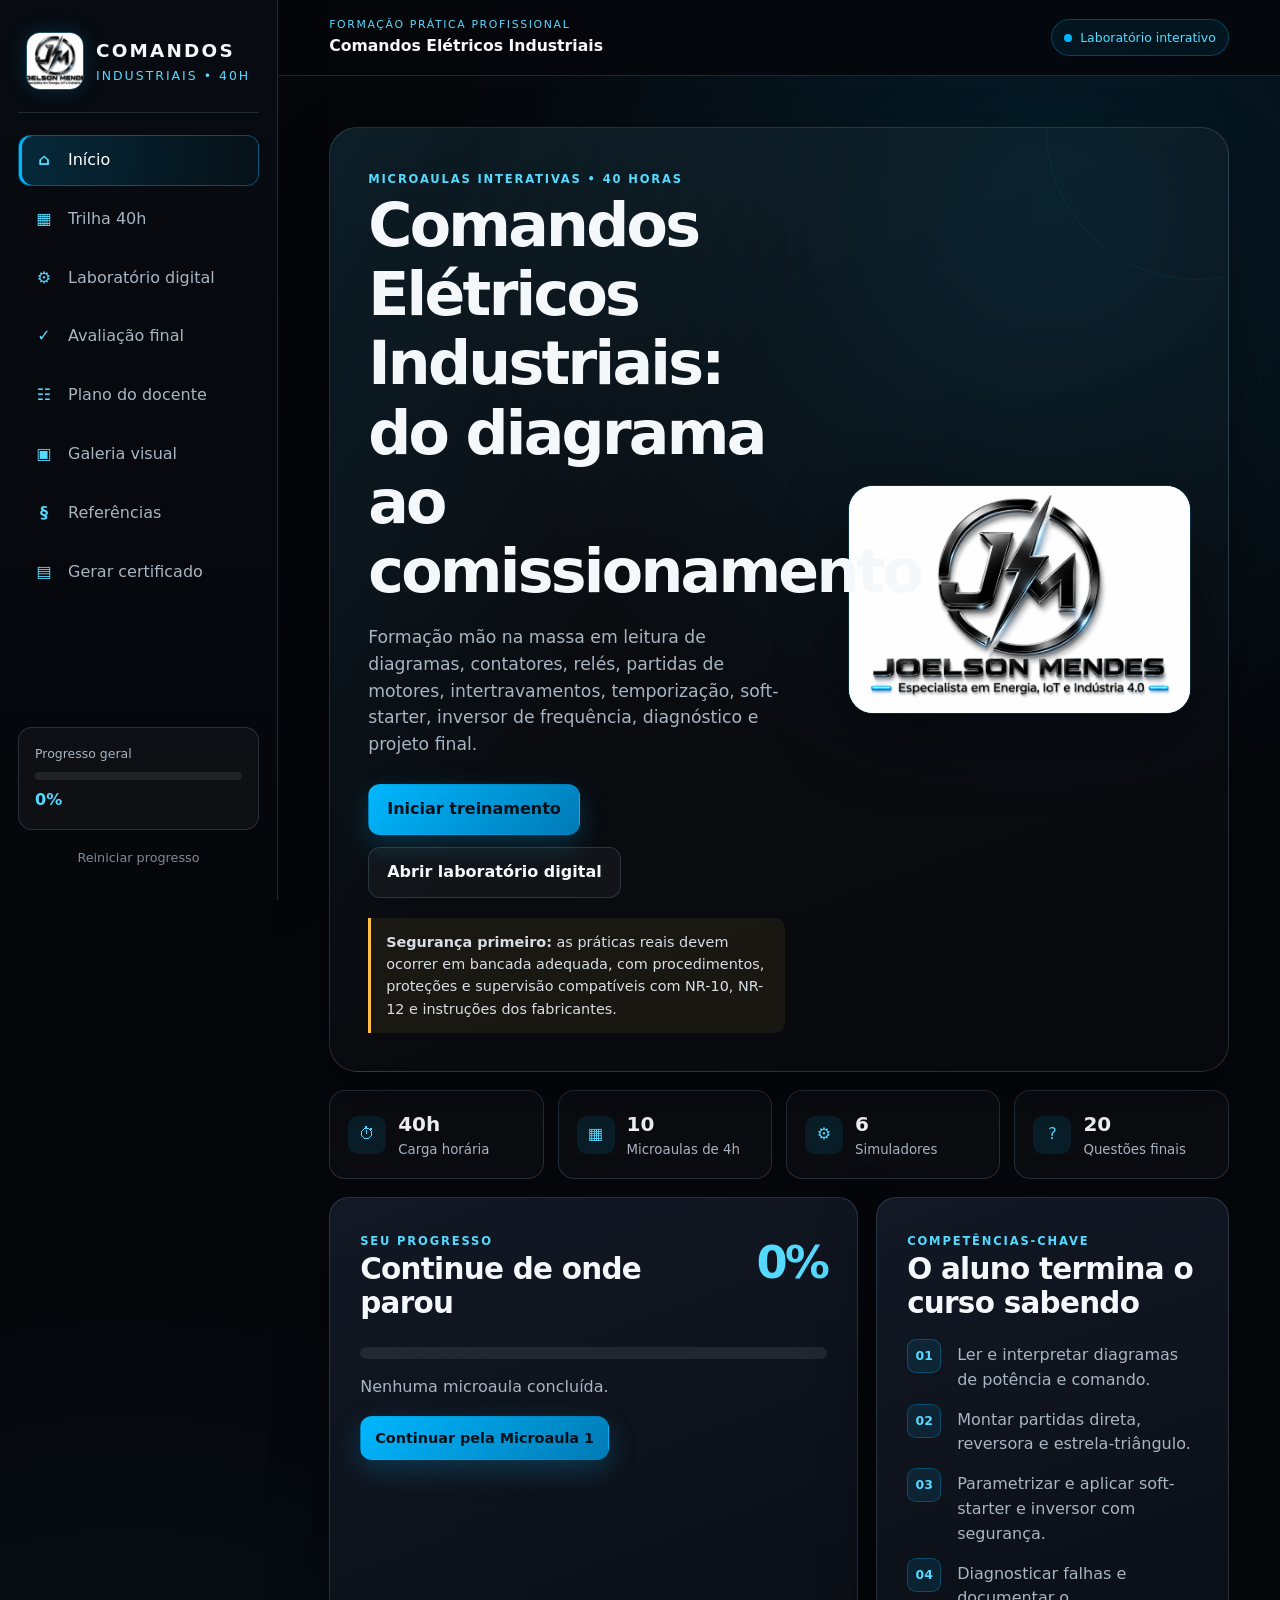
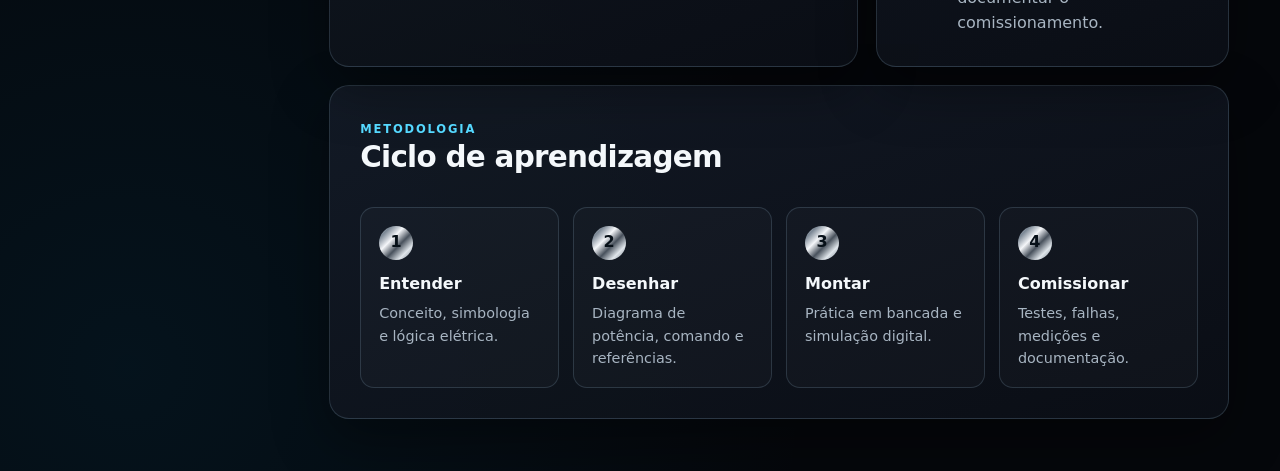
<file: index.html>
<!DOCTYPE html>
<html lang="pt-BR">
<head>
  <meta charset="UTF-8">
  <meta name="viewport" content="width=device-width, initial-scale=1.0">
  <meta name="theme-color" content="#070a0f">
  <meta name="description" content="Microaulas interativas de Comandos Elétricos Industriais — 40 horas, com partidas de motores, proteção, diagramas, soft-starter, inversor de frequência e diagnóstico.">
  <title>Comandos Elétricos Industriais 40h | Microaulas Interativas</title>
  <link rel="manifest" href="manifest.webmanifest">
  <link rel="icon" href="assets/logo-joelson.webp" type="image/webp">
  <link rel="stylesheet" href="styles.css">
</head>
<body>
<a class="skip-link" href="#conteudoPrincipal">Ir para o conteúdo</a>
<div class="app-shell">
  <aside class="sidebar" id="sidebar" aria-label="Navegação principal">
    <div class="brand-mini">
      <img src="assets/logo-joelson.webp" alt="Logomarca Joelson Mendes">
      <div><strong>COMANDOS</strong><span>Industriais • 40h</span></div>
    </div>
    <nav class="main-nav">
      <button class="nav-item active" data-view="inicio" aria-current="page"><span class="nav-icon">⌂</span><span>Início</span></button>
      <button class="nav-item" data-view="trilha"><span class="nav-icon">▦</span><span>Trilha 40h</span></button>
      <button class="nav-item" data-view="simuladores"><span class="nav-icon">⚙</span><span>Laboratório digital</span></button>
      <button class="nav-item" data-view="avaliacao"><span class="nav-icon">✓</span><span>Avaliação final</span></button>
      <button class="nav-item" data-view="plano"><span class="nav-icon">☷</span><span>Plano do docente</span></button>
      <button class="nav-item" data-view="galeria"><span class="nav-icon">▣</span><span>Galeria visual</span></button>
      <button class="nav-item" data-view="referencias"><span class="nav-icon">§</span><span>Referências</span></button>
      <a class="nav-item" href="certificado.html"><span class="nav-icon">▤</span><span>Gerar certificado</span></a>
    </nav>
    <div class="sidebar-status"><span>Progresso geral</span><div class="progress-track"><div class="progress-fill" id="sidebarProgress"></div></div><strong id="sidebarProgressText">0%</strong></div>
    <button class="sidebar-reset" id="resetProgress">Reiniciar progresso</button>
  </aside>

  <div class="main-area">
    <header class="topbar">
      <button class="menu-toggle" id="menuToggle" aria-label="Abrir ou fechar menu" aria-expanded="false">☰</button>
      <div class="topbar-title"><span>Formação prática profissional</span><strong>Comandos Elétricos Industriais</strong></div>
      <div class="status-pill"><span class="pulse-dot"></span>Laboratório interativo</div>
    </header>

    <main id="conteudoPrincipal" tabindex="-1">
      <section class="view active" id="view-inicio">
        <div class="hero">
          <div class="hero-copy">
            <span class="eyebrow">MICROAULAS INTERATIVAS • 40 HORAS</span>
            <h1>Comandos Elétricos Industriais: do diagrama ao comissionamento</h1>
            <p>Formação mão na massa em leitura de diagramas, contatores, relés, partidas de motores, intertravamentos, temporização, soft-starter, inversor de frequência, diagnóstico e projeto final.</p>
            <div class="hero-actions"><button class="btn btn-primary" data-go="trilha">Iniciar treinamento</button><button class="btn btn-secondary" data-go="simuladores">Abrir laboratório digital</button></div>
            <div class="legal-alert"><strong>Segurança primeiro:</strong> as práticas reais devem ocorrer em bancada adequada, com procedimentos, proteções e supervisão compatíveis com NR-10, NR-12 e instruções dos fabricantes.</div>
          </div>
          <div class="hero-logo-card"><img src="assets/logo-joelson.webp" alt="Joelson Mendes — Especialista em Energia, IoT e Indústria 4.0"><div class="logo-shine"></div></div>
        </div>

        <div class="stats-grid">
          <article class="stat-card"><span class="stat-icon">⏱</span><strong>40h</strong><small>Carga horária</small></article>
          <article class="stat-card"><span class="stat-icon">▦</span><strong>10</strong><small>Microaulas de 4h</small></article>
          <article class="stat-card"><span class="stat-icon">⚙</span><strong>6</strong><small>Simuladores</small></article>
          <article class="stat-card"><span class="stat-icon">?</span><strong>20</strong><small>Questões finais</small></article>
        </div>

        <div class="dashboard-grid">
          <article class="panel course-progress-card">
            <div class="panel-heading"><div><span class="eyebrow">SEU PROGRESSO</span><h2>Continue de onde parou</h2></div><strong class="big-percent" id="mainProgressText">0%</strong></div>
            <div class="progress-track large"><div class="progress-fill" id="mainProgress"></div></div>
            <p id="progressMessage">Nenhuma microaula concluída.</p>
            <button class="btn btn-primary compact" id="continueCourse">Começar pela Microaula 1</button>
          </article>
          <article class="panel regulation-card">
            <span class="eyebrow">COMPETÊNCIAS-CHAVE</span><h2>O aluno termina o curso sabendo</h2>
            <div class="feature-list">
              <div><span>01</span><p>Ler e interpretar diagramas de potência e comando.</p></div>
              <div><span>02</span><p>Montar partidas direta, reversora e estrela-triângulo.</p></div>
              <div><span>03</span><p>Parametrizar e aplicar soft-starter e inversor com segurança.</p></div>
              <div><span>04</span><p>Diagnosticar falhas e documentar o comissionamento.</p></div>
            </div>
          </article>
        </div>

        <section class="panel methodology-panel">
          <div class="panel-heading"><div><span class="eyebrow">METODOLOGIA</span><h2>Ciclo de aprendizagem</h2></div></div>
          <div class="method-grid">
            <div class="method-card"><span>1</span><strong>Entender</strong><p>Conceito, simbologia e lógica elétrica.</p></div>
            <div class="method-card"><span>2</span><strong>Desenhar</strong><p>Diagrama de potência, comando e referências.</p></div>
            <div class="method-card"><span>3</span><strong>Montar</strong><p>Prática em bancada e simulação digital.</p></div>
            <div class="method-card"><span>4</span><strong>Comissionar</strong><p>Testes, falhas, medições e documentação.</p></div>
          </div>
        </section>
      </section>

      <section class="view" id="view-trilha">
        <div class="section-header"><div><span class="eyebrow">TRILHA FORMATIVA</span><h1>10 microaulas • 4 horas cada</h1><p>Teoria aplicada, prática em bancada, estudo de caso e quiz.</p></div><div class="hours-badge"><strong id="hoursCompleted">0</strong><span>de 40h concluídas</span></div></div>
        <div class="module-grid" id="moduleGrid"></div>
      </section>

      <section class="view" id="view-modulo"><button class="back-link" data-go="trilha">← Voltar para a trilha</button><div id="moduleContent"></div></section>

      <section class="view" id="view-simuladores">
        <div class="section-header"><div><span class="eyebrow">LABORATÓRIO DIGITAL</span><h1>Simuladores de comandos</h1><p>Treine a lógica antes da montagem física. Os modelos são didáticos e não substituem dados de catálogo e ensaios reais.</p></div></div>
        <div class="simulator-tabs" role="tablist">
          <button class="sim-tab active" data-sim="selo">Partida direta</button>
          <button class="sim-tab" data-sim="reversao">Reversão</button>
          <button class="sim-tab" data-sim="estrela">Estrela-triângulo</button>
          <button class="sim-tab" data-sim="sobrecarga">Relé térmico</button>
          <button class="sim-tab" data-sim="inversor">Inversor</button>
          <button class="sim-tab" data-sim="diagnostico">Diagnóstico</button>
        </div>
        <div class="simulator-stage">
          <article class="sim-panel active" id="sim-selo">
            <div class="sim-header"><div><span class="eyebrow">LÓGICA DE SELO</span><h2>Partida direta com retenção</h2></div><span class="sim-tag">S0 • S1 • KM1</span></div>
            <div class="diagram-stage">
              <div class="ladder"><div class="rail"><div class="rung"><span class="contact on" id="seloStop">S0 NF</span><span class="contact" id="seloStart">S1 NA</span><span class="coil" id="seloCoil">KM1</span></div><div class="rung"><span class="contact on">S0 NF</span><span class="contact" id="seloAux">KM1 13-14</span><span class="coil" id="seloMotor">MOTOR</span></div></div></div>
              <div class="control-row"><button class="btn btn-primary" id="btnStart">START S1</button><button class="btn btn-secondary" id="btnStop">STOP S0</button><button class="btn" id="btnResetSelo">Reset</button></div>
              <div class="status-lamps"><span class="lamp"><i id="lampKm1"></i>KM1</span><span class="lamp"><i id="lampMotor"></i>Motor</span></div>
              <p class="mini-note">Ao pressionar START, KM1 fecha o contato auxiliar 13-14 e mantém a bobina energizada mesmo após soltar S1. STOP abre o circuito de comando.</p>
            </div>
          </article>

          <article class="sim-panel" id="sim-reversao">
            <div class="sim-header"><div><span class="eyebrow">INTERTRAVAMENTO</span><h2>Partida reversora</h2></div><span class="sim-tag">KM1 ↔ KM2</span></div>
            <div class="diagram-stage">
              <div class="control-row"><button class="btn btn-primary" id="btnForward">Sentido horário</button><button class="btn btn-primary" id="btnReverse">Sentido anti-horário</button><button class="btn btn-secondary" id="btnRevStop">Parar</button></div>
              <div class="status-lamps"><span class="lamp"><i id="lampFwd"></i>KM1 horário</span><span class="lamp"><i id="lampRev"></i>KM2 anti-horário</span><span class="lamp"><i id="lampBlock"></i>Intertravamento</span></div>
              <div class="result-box"><strong id="revStatus">Motor parado.</strong><span id="revHint">O intertravamento impede KM1 e KM2 simultâneos.</span></div>
            </div>
          </article>

          <article class="sim-panel" id="sim-estrela">
            <div class="sim-header"><div><span class="eyebrow">SEQUÊNCIA TEMPORIZADA</span><h2>Partida estrela-triângulo</h2></div><span class="sim-tag">KM1 • KM2 • KM3</span></div>
            <div class="diagram-stage">
              <label for="starTime">Tempo didático em estrela (s)</label><input type="range" id="starTime" min="2" max="10" value="5"><div class="sim-readout"><span id="starTimeOut">5</span> s</div>
              <div class="sequence"><span id="seq0">Parado</span><span id="seq1">KM1 + KM estrela</span><span id="seq2">Transição</span><span id="seq3">KM1 + KM triângulo</span></div>
              <div class="control-row"><button class="btn btn-primary" id="btnStarStart">Iniciar sequência</button><button class="btn btn-secondary" id="btnStarStop">Parar</button></div>
              <div class="status-lamps"><span class="lamp"><i id="lampMain"></i>KM principal</span><span class="lamp"><i id="lampStar"></i>KM estrela</span><span class="lamp"><i id="lampDelta"></i>KM triângulo</span></div>
            </div>
          </article>

          <article class="sim-panel" id="sim-sobrecarga">
            <div class="sim-header"><div><span class="eyebrow">PROTEÇÃO DO MOTOR</span><h2>Ajuste didático do relé de sobrecarga</h2></div><span class="sim-tag">I motor × ajuste</span></div>
            <div class="sim-grid-two">
              <div class="form-card"><label>Corrente nominal do motor (A)</label><input type="number" id="motorIn" value="12.5" min="0.1" step="0.1"><label>Ajuste do relé (A)</label><input type="number" id="relaySet" value="12.5" min="0.1" step="0.1"><label>Corrente medida (A)</label><input type="number" id="motorCurrent" value="11.8" min="0" step="0.1"><button class="btn btn-primary" id="btnRelayCalc">Analisar</button></div>
              <div class="result-box"><strong id="relayResult">Dentro da faixa didática.</strong><span id="relayDetail">Insira os valores e analise.</span></div>
            </div><p class="mini-note">Simulação conceitual. Curvas de disparo e critérios de ajuste dependem do relé, classe, regime do motor e dados do fabricante.</p>
          </article>

          <article class="sim-panel" id="sim-inversor">
            <div class="sim-header"><div><span class="eyebrow">VELOCIDADE</span><h2>Frequência, polos e rotação</h2></div><span class="sim-tag">ns = 120f / p</span></div>
            <div class="sim-grid-two"><div class="form-card"><label>Frequência (Hz)</label><input id="vfdHz" type="range" min="5" max="60" value="50"><div class="sim-readout"><span id="vfdHzOut">50</span> Hz</div><label>Número de polos</label><select id="vfdPoles"><option>2</option><option selected>4</option><option>6</option><option>8</option></select><label>Escorregamento estimado (%)</label><input id="vfdSlip" type="number" min="0" max="15" step="0.1" value="3"></div><div class="result-box"><strong id="rpmSync">1500 rpm síncronos</strong><span id="rpmReal">≈ 1455 rpm estimados no eixo</span></div></div>
          </article>

          <article class="sim-panel" id="sim-diagnostico">
            <div class="sim-header"><div><span class="eyebrow">CAÇA-FALHAS</span><h2>Diagnóstico orientado</h2></div><span class="sim-tag">Medição + lógica</span></div>
            <div class="fault-card"><strong id="faultTitle">Cenário</strong><p id="faultText"></p><div class="fault-options" id="faultOptions"></div><div class="result-box" id="faultFeedback" hidden></div><button class="btn" id="nextFault">Novo cenário</button></div>
          </article>
        </div>
      </section>

      <section class="view" id="view-avaliacao"><div class="section-header"><div><span class="eyebrow">AVALIAÇÃO FINAL</span><h1>20 questões</h1><p>Resultado gravado no navegador. Meta recomendada: 70% de aproveitamento.</p></div></div><div id="finalAssessment"></div></section>

      <section class="view" id="view-plano">
        <div class="section-header"><div><span class="eyebrow">PLANO DO DOCENTE</span><h1>Distribuição das 40 horas + módulo bônus</h1><p>Proposta pronta para uso em laboratório, com progressão do básico ao projeto final e conteúdo extra de segurança funcional.</p></div></div>
        <div class="panel"><div class="project-deliverable"><div><strong>24h</strong><p>Fundamentos, componentes, diagramas e partidas clássicas.</p></div><div><strong>8h</strong><p>Soft-starter, inversor e sensores.</p></div><div><strong>4h</strong><p>Diagnóstico e manutenção.</p></div><div><strong>4h</strong><p>Projeto, montagem e comissionamento final.</p></div></div></div>
        <div class="panel" id="teacherPlan"></div>
      </section>



      <section class="view" id="view-galeria">
        <div class="section-header"><div><span class="eyebrow">BIBLIOTECA VISUAL</span><h1>Imagens didáticas em WebP</h1><p>Material visual para fixação de componentes, cores, numeração, ligações de motores e segurança funcional.</p></div></div>
        <div class="panel"><div class="legal-alert"><strong>Novo na V3:</strong> agora a formação inclui relé de segurança, botão de emergência, circuito em dois canais, EDM/feedback, intertravamento de porta e fluxo de operação segura.</div><div class="gallery-grid" id="galleryGrid"></div></div>
      </section>

      <section class="view" id="view-referencias">
        <div class="section-header"><div><span class="eyebrow">REFERÊNCIAS DE APOIO</span><h1>Base técnica recomendada</h1><p>Use sempre a edição vigente e o manual específico do equipamento utilizado.</p></div></div>
        <div class="panel"><div class="feature-list">
          <div><span>01</span><p>NR-10 — Segurança em Instalações e Serviços em Eletricidade.</p></div>
          <div><span>02</span><p>NR-12 — Segurança no Trabalho em Máquinas e Equipamentos.</p></div>
          <div><span>03</span><p>ABNT NBR IEC 60204-1 — equipamento elétrico de máquinas.</p></div>
          <div><span>04</span><p>Série ABNT NBR IEC 60947 — dispositivos de manobra e proteção de baixa tensão.</p></div>
          <div><span>05</span><p>IEC 60617 — símbolos gráficos para diagramas.</p></div>
          <div><span>06</span><p>Manuais WEG, Siemens, Schneider Electric, ABB e demais fabricantes utilizados na bancada.</p></div>
        </div><div class="legal-alert"><strong>Nota:</strong> o material é didático. Para projeto, instalação, parametrização e comissionamento reais, confirme normas, dados de placa e documentação atual do fabricante.</div></div>
      </section>
    </main>
  </div>
</div>
<script src="app.js"></script>
</body>
</html>
</file>
<file: styles.css>
:root {
  --bg: #05070b;
  --bg-soft: #0a0e15;
  --panel: rgba(17, 23, 33, 0.88);
  --panel-strong: #111721;
  --panel-light: #171f2c;
  --line: rgba(163, 198, 224, 0.18);
  --text: #f4f8fb;
  --muted: #a8b5c2;
  --accent: #00b7ff;
  --accent-2: #55d9ff;
  --accent-dark: #007bb4;
  --success: #33d17a;
  --warning: #ffbf47;
  --danger: #ff5d6c;
  --metal: linear-gradient(135deg, #e6edf2 0%, #7b8794 18%, #f5f7fa 38%, #48515c 58%, #dfe5ea 78%, #737f8b 100%);
  --shadow: 0 20px 55px rgba(0, 0, 0, 0.38);
  --radius: 20px;
  --radius-sm: 12px;
  --sidebar: 278px;
}

* { box-sizing: border-box; }
html { scroll-behavior: smooth; }
body {
  margin: 0;
  min-height: 100vh;
  background:
    radial-gradient(circle at 82% 10%, rgba(0, 183, 255, 0.12), transparent 28%),
    radial-gradient(circle at 10% 95%, rgba(0, 123, 180, 0.10), transparent 30%),
    var(--bg);
  color: var(--text);
  font-family: Inter, ui-sans-serif, system-ui, -apple-system, BlinkMacSystemFont, "Segoe UI", sans-serif;
  line-height: 1.55;
}
button, input, select, textarea { font: inherit; }
button { color: inherit; }
a { color: inherit; }
img { max-width: 100%; display: block; }

.skip-link {
  position: fixed;
  left: 12px;
  top: -80px;
  padding: 10px 14px;
  background: #fff;
  color: #000;
  z-index: 999;
  border-radius: 8px;
}
.skip-link:focus { top: 12px; }

.app-shell { display: grid; grid-template-columns: var(--sidebar) 1fr; min-height: 100vh; }
.sidebar {
  position: fixed;
  inset: 0 auto 0 0;
  width: var(--sidebar);
  padding: 24px 18px;
  background: linear-gradient(180deg, rgba(8, 11, 17, 0.98), rgba(5, 7, 11, 0.98));
  border-right: 1px solid var(--line);
  display: flex;
  flex-direction: column;
  z-index: 30;
  box-shadow: 14px 0 40px rgba(0,0,0,.18);
}
.brand-mini {
  display: flex;
  gap: 12px;
  align-items: center;
  padding: 8px 8px 22px;
  border-bottom: 1px solid var(--line);
}
.brand-mini img {
  width: 58px;
  height: 58px;
  object-fit: cover;
  object-position: center 38%;
  border-radius: 14px;
  border: 1px solid rgba(85,217,255,.35);
  box-shadow: 0 0 22px rgba(0,183,255,.18);
}
.brand-mini strong { display: block; font-size: 1.15rem; letter-spacing: .12em; }
.brand-mini span { display: block; color: var(--accent-2); font-size: .78rem; text-transform: uppercase; letter-spacing: .16em; }

.main-nav { display: grid; gap: 8px; margin-top: 22px; }
.nav-item {
  display: flex;
  align-items: center;
  gap: 12px;
  width: 100%;
  border: 1px solid transparent;
  background: transparent;
  padding: 12px 13px;
  border-radius: 12px;
  color: var(--muted);
  cursor: pointer;
  text-align: left;
  transition: .2s ease;
  text-decoration: none;
}
.nav-item:hover { color: var(--text); background: rgba(255,255,255,.035); border-color: var(--line); }
.nav-item.active {
  color: #fff;
  background: linear-gradient(90deg, rgba(0,183,255,.18), rgba(0,183,255,.04));
  border-color: rgba(0,183,255,.36);
  box-shadow: inset 3px 0 0 var(--accent);
}
.nav-icon { width: 24px; text-align: center; color: var(--accent-2); font-weight: 800; }

.sidebar-status {
  margin-top: auto;
  padding: 16px;
  background: rgba(255,255,255,.035);
  border: 1px solid var(--line);
  border-radius: 14px;
}
.sidebar-status > span { display: block; color: var(--muted); font-size: .78rem; margin-bottom: 9px; }
.sidebar-status strong { display: block; margin-top: 8px; color: var(--accent-2); }
.sidebar-reset {
  margin-top: 10px;
  border: 0;
  background: transparent;
  color: #7f8a96;
  font-size: .8rem;
  cursor: pointer;
  padding: 8px;
}
.sidebar-reset:hover { color: var(--danger); }

.main-area { grid-column: 2; min-width: 0; }
.topbar {
  position: sticky;
  top: 0;
  z-index: 20;
  min-height: 76px;
  display: flex;
  align-items: center;
  gap: 16px;
  padding: 12px clamp(20px, 4vw, 56px);
  background: rgba(5,7,11,.83);
  border-bottom: 1px solid var(--line);
  backdrop-filter: blur(18px);
}
.menu-toggle { display: none; border: 1px solid var(--line); background: var(--panel); width: 42px; height: 42px; border-radius: 10px; cursor: pointer; }
.topbar-title { min-width: 0; }
.topbar-title span { display: block; color: var(--accent-2); text-transform: uppercase; font-size: .68rem; letter-spacing: .15em; }
.topbar-title strong { display: block; white-space: nowrap; overflow: hidden; text-overflow: ellipsis; font-size: .98rem; }
.status-pill {
  margin-left: auto;
  display: inline-flex;
  align-items: center;
  gap: 8px;
  border: 1px solid rgba(0,183,255,.30);
  background: rgba(0,183,255,.08);
  padding: 8px 12px;
  border-radius: 999px;
  font-size: .78rem;
  color: var(--accent-2);
}
.pulse-dot { width: 8px; height: 8px; border-radius: 50%; background: var(--accent); box-shadow: 0 0 0 0 rgba(0,183,255,.5); animation: pulse 2s infinite; }
@keyframes pulse { 70% { box-shadow: 0 0 0 9px rgba(0,183,255,0); } 100% { box-shadow: 0 0 0 0 rgba(0,183,255,0); } }

main { padding: clamp(24px, 4vw, 54px); min-height: calc(100vh - 140px); }
.view { display: none; animation: fade .25s ease; }
.view.active { display: block; }
@keyframes fade { from { opacity: 0; transform: translateY(5px); } to { opacity: 1; transform: none; } }

.eyebrow { color: var(--accent-2); font-size: .72rem; letter-spacing: .16em; text-transform: uppercase; font-weight: 800; }
h1, h2, h3 { line-height: 1.15; margin-top: 0; }
h1 { font-size: clamp(2rem, 4.7vw, 4.5rem); letter-spacing: -.045em; margin-bottom: 18px; }
h2 { font-size: clamp(1.35rem, 2.3vw, 2rem); letter-spacing: -.025em; margin-bottom: 12px; }
h3 { font-size: 1.08rem; }
p { color: var(--muted); }

.hero {
  display: grid;
  grid-template-columns: minmax(0, 1.1fr) minmax(340px, .9fr);
  gap: clamp(30px, 5vw, 72px);
  align-items: center;
  padding: clamp(24px, 3vw, 38px);
  border: 1px solid var(--line);
  border-radius: 28px;
  background:
    linear-gradient(120deg, rgba(0,183,255,.09), transparent 38%),
    linear-gradient(160deg, rgba(255,255,255,.035), rgba(255,255,255,.012));
  box-shadow: var(--shadow);
  overflow: hidden;
  position: relative;
}
.hero:before {
  content: "";
  position: absolute;
  width: 300px;
  height: 300px;
  border: 1px solid rgba(0,183,255,.08);
  border-radius: 50%;
  right: -120px;
  top: -150px;
}
.hero-copy { position: relative; z-index: 1; }
.hero-copy p { font-size: 1.08rem; max-width: 720px; }
.hero-actions { display: flex; flex-wrap: wrap; gap: 12px; margin: 26px 0 20px; }
.btn {
  border: 1px solid transparent;
  border-radius: 12px;
  padding: 12px 18px;
  font-weight: 800;
  cursor: pointer;
  transition: .2s ease;
}
.btn:hover { transform: translateY(-1px); }
.btn-primary { background: linear-gradient(135deg, var(--accent), #007ab5); color: #001019; box-shadow: 0 10px 28px rgba(0,183,255,.22); }
.btn-primary:hover { box-shadow: 0 12px 34px rgba(0,183,255,.32); }
.btn-secondary { background: rgba(255,255,255,.04); border-color: var(--line); color: var(--text); }
.btn-secondary:hover { border-color: rgba(0,183,255,.45); background: rgba(0,183,255,.07); }
.btn.compact { padding: 10px 14px; font-size: .9rem; }
.legal-alert {
  padding: 13px 15px;
  border-left: 3px solid var(--warning);
  background: rgba(255,191,71,.07);
  color: #d8dee5;
  border-radius: 0 10px 10px 0;
  font-size: .9rem;
}
.hero-logo-card {
  position: relative;
  background: #fff;
  border-radius: 24px;
  overflow: hidden;
  box-shadow: 0 22px 70px rgba(0,0,0,.45), 0 0 0 1px rgba(0,183,255,.22);
}
.hero-logo-card img { width: 100%; aspect-ratio: 3/2; object-fit: cover; }
.logo-shine { position: absolute; inset: -70% auto -70% -40%; width: 20%; background: rgba(255,255,255,.35); transform: rotate(20deg); filter: blur(12px); animation: shine 5s ease-in-out infinite; }
@keyframes shine { 0%,55% { left:-40%; } 100% { left:130%; } }

.stats-grid { display: grid; grid-template-columns: repeat(4, 1fr); gap: 14px; margin: 18px 0; }
.stat-card {
  display: grid;
  grid-template-columns: auto 1fr;
  grid-template-rows: auto auto;
  column-gap: 12px;
  padding: 18px;
  border-radius: 16px;
  border: 1px solid var(--line);
  background: rgba(255,255,255,.025);
}
.stat-icon { grid-row: 1 / 3; align-self: center; display: grid; place-items: center; width: 38px; height: 38px; border-radius: 10px; background: rgba(0,183,255,.1); color: var(--accent-2); }
.stat-card strong { font-size: 1.25rem; }
.stat-card small { color: var(--muted); }

.dashboard-grid { display: grid; grid-template-columns: 1.2fr .8fr; gap: 18px; margin-top: 18px; }
.panel {
  border: 1px solid var(--line);
  border-radius: var(--radius);
  background: linear-gradient(160deg, rgba(20,27,39,.9), rgba(11,15,22,.9));
  box-shadow: var(--shadow);
  padding: clamp(20px, 3vw, 30px);
}
.panel-heading { display: flex; justify-content: space-between; align-items: flex-start; gap: 20px; }
.big-percent { font-size: 2.8rem; color: var(--accent-2); letter-spacing: -.06em; }
.progress-track { height: 8px; background: rgba(255,255,255,.08); border-radius: 999px; overflow: hidden; }
.progress-track.large { height: 12px; margin: 14px 0; }
.progress-fill { height: 100%; width: 0; background: linear-gradient(90deg, var(--accent-dark), var(--accent-2)); border-radius: inherit; transition: width .35s ease; }
.feature-list { display: grid; gap: 11px; margin-top: 18px; }
.feature-list > div { display: grid; grid-template-columns: 38px 1fr; align-items: start; gap: 12px; }
.feature-list span { width: 34px; height: 34px; border-radius: 9px; display: grid; place-items: center; background: rgba(0,183,255,.1); border: 1px solid rgba(0,183,255,.28); color: var(--accent-2); font-weight: 900; font-size: .78rem; }
.feature-list p { margin: 4px 0 0; }
.methodology-panel { margin-top: 18px; }
.method-grid { display: grid; grid-template-columns: repeat(4, 1fr); gap: 14px; margin-top: 20px; }
.method-card { padding: 18px; border: 1px solid var(--line); background: rgba(255,255,255,.025); border-radius: 14px; }
.method-card > span { display: grid; place-items: center; width: 34px; height: 34px; border-radius: 50%; background: var(--metal); color: #071018; font-weight: 900; margin-bottom: 12px; }
.method-card strong { display: block; margin-bottom: 6px; }
.method-card p { margin: 0; font-size: .9rem; }

.section-header { display: flex; justify-content: space-between; gap: 24px; align-items: flex-end; margin-bottom: 28px; }
.section-header h1 { font-size: clamp(2rem, 4vw, 3.7rem); margin-bottom: 8px; }
.section-header p { margin: 0; }
.hours-badge, .score-badge { min-width: 150px; padding: 14px 18px; border-radius: 14px; background: rgba(0,183,255,.08); border: 1px solid rgba(0,183,255,.28); text-align: center; }
.hours-badge strong { display: block; color: var(--accent-2); font-size: 1.8rem; }
.hours-badge span { color: var(--muted); font-size: .8rem; }

.module-grid { display: grid; grid-template-columns: repeat(2, minmax(0,1fr)); gap: 18px; }
.module-card {
  position: relative;
  overflow: hidden;
  padding: 24px;
  min-height: 280px;
  border-radius: 20px;
  border: 1px solid var(--line);
  background: linear-gradient(150deg, rgba(22,29,41,.95), rgba(8,12,18,.95));
  box-shadow: var(--shadow);
  transition: .22s ease;
}
.module-card:hover { transform: translateY(-3px); border-color: rgba(0,183,255,.4); }
.module-card:after { content:""; position:absolute; width:140px; height:140px; border-radius:50%; right:-55px; top:-60px; background: radial-gradient(circle, rgba(0,183,255,.16), transparent 67%); }
.module-top { display: flex; justify-content: space-between; gap: 16px; align-items: center; }
.module-number { color: var(--accent-2); font-weight: 900; letter-spacing: .1em; }
.module-status { font-size: .75rem; border: 1px solid var(--line); color: var(--muted); padding: 5px 8px; border-radius: 999px; }
.module-status.done { color: var(--success); border-color: rgba(51,209,122,.35); background: rgba(51,209,122,.06); }
.module-card h2 { margin: 24px 0 10px; max-width: 88%; }
.module-card p { min-height: 66px; }
.module-meta { display: flex; flex-wrap: wrap; gap: 8px; margin: 18px 0; }
.module-meta span { font-size: .75rem; color: #c9d3dd; background: rgba(255,255,255,.045); border: 1px solid var(--line); border-radius: 999px; padding: 5px 9px; }
.module-card .btn { position: relative; z-index: 2; }

.back-link { border: 0; background: transparent; color: var(--accent-2); padding: 0; margin-bottom: 20px; cursor: pointer; }
.module-hero {
  padding: clamp(24px, 4vw, 42px);
  border-radius: 24px;
  border: 1px solid var(--line);
  background: linear-gradient(120deg, rgba(0,183,255,.12), rgba(255,255,255,.02));
  margin-bottom: 18px;
}
.module-hero-head { display: flex; gap: 20px; justify-content: space-between; align-items: flex-start; }
.module-index { display: inline-grid; place-items:center; min-width: 64px; height: 64px; border-radius: 16px; background: var(--metal); color: #06090d; font-size: 1.4rem; font-weight: 950; }
.module-hero h1 { font-size: clamp(2rem, 4vw, 3.6rem); margin-bottom: 8px; }
.module-details-grid { display: grid; grid-template-columns: 1.15fr .85fr; gap: 18px; }
.lesson-block { margin-bottom: 18px; }
.lesson-block:last-child { margin-bottom: 0; }
.lesson-block h3 { display: flex; align-items: center; gap: 10px; margin-bottom: 10px; }
.lesson-block h3:before { content:""; width: 8px; height: 8px; border-radius:50%; background: var(--accent); box-shadow:0 0 14px rgba(0,183,255,.7); }
.lesson-block ul, .lesson-block ol { color: var(--muted); padding-left: 20px; }
.lesson-block li { margin-bottom: 7px; }
.key-box { padding: 16px; border-radius: 13px; border: 1px solid rgba(0,183,255,.28); background: rgba(0,183,255,.06); margin: 12px 0; }
.key-box strong { color: var(--accent-2); }
.case-card { padding: 18px; border-radius: 14px; border-left: 4px solid var(--warning); background: rgba(255,191,71,.06); }
.case-card p { margin-bottom: 0; }
.micro-activity { padding: 18px; border: 1px dashed rgba(0,183,255,.35); border-radius: 14px; background: rgba(0,183,255,.035); }
.quiz-card { margin-top: 18px; }
.quiz-question { padding: 16px 0; border-bottom: 1px solid var(--line); }
.quiz-question:last-child { border-bottom: 0; }
.quiz-question > p { color: var(--text); font-weight: 800; }
.option-list { display: grid; gap: 8px; }
.option-label { display: flex; align-items: flex-start; gap: 10px; padding: 11px 12px; border: 1px solid var(--line); border-radius: 10px; cursor: pointer; background: rgba(255,255,255,.02); }
.option-label:hover { border-color: rgba(0,183,255,.35); }
.option-label input { margin-top: 4px; accent-color: var(--accent); }
.quiz-result { margin-top: 14px; padding: 14px; border-radius: 12px; display:none; }
.quiz-result.show { display:block; }
.quiz-result.pass { background: rgba(51,209,122,.09); border:1px solid rgba(51,209,122,.35); }
.quiz-result.fail { background: rgba(255,93,108,.09); border:1px solid rgba(255,93,108,.35); }
.module-completion { display:flex; flex-wrap:wrap; gap:12px; align-items:center; margin-top:18px; }
.completion-note { color:var(--muted); font-size:.85rem; }

.simulator-tabs { display: flex; gap: 8px; overflow-x: auto; padding-bottom: 8px; margin-bottom: 14px; }
.sim-tab { flex: 0 0 auto; border: 1px solid var(--line); background: rgba(255,255,255,.025); color: var(--muted); padding: 10px 13px; border-radius: 999px; cursor: pointer; }
.sim-tab.active { color: #001019; background: var(--accent); border-color: var(--accent); font-weight: 900; }
.simulator-stage { border-radius: 22px; border: 1px solid var(--line); background: linear-gradient(160deg, rgba(17,23,33,.96), rgba(7,10,15,.96)); box-shadow: var(--shadow); overflow: hidden; }
.sim-panel { display: none; padding: clamp(20px, 4vw, 36px); }
.sim-panel.active { display: block; }
.sim-header { display:flex; justify-content:space-between; gap:20px; align-items:flex-start; margin-bottom:22px; }
.sim-tag { border:1px solid rgba(0,183,255,.28); background:rgba(0,183,255,.06); color:var(--accent-2); border-radius:999px; padding:6px 10px; font-size:.76rem; }
.sim-grid-two { display:grid; grid-template-columns:.8fr 1.2fr; gap:22px; align-items:stretch; }
.form-card { padding:20px; border:1px solid var(--line); border-radius:16px; background:rgba(255,255,255,.025); display:flex; flex-direction:column; gap:10px; }
.form-card label { color:#dfe8f0; font-weight:700; font-size:.9rem; }
.form-card input, .form-card select, .form-card textarea {
  width:100%; color:var(--text); background:#080c12; border:1px solid var(--line); border-radius:10px; padding:11px 12px; outline:none;
}
.form-card input:focus, .form-card select:focus, .form-card textarea:focus { border-color:var(--accent); box-shadow:0 0 0 3px rgba(0,183,255,.08); }
.form-card option { background:#080c12; }
.result-box, .feedback-box { min-height:52px; margin-top:10px; padding:13px; border-radius:11px; background:rgba(255,255,255,.025); border:1px solid var(--line); color:var(--muted); }
.result-box.success, .feedback-box.success { border-color:rgba(51,209,122,.35); background:rgba(51,209,122,.07); }
.result-box.error, .feedback-box.error { border-color:rgba(255,93,108,.35); background:rgba(255,93,108,.07); }
.zone-visual { position:relative; min-height:390px; display:grid; place-items:center; overflow:hidden; border-radius:18px; border:1px solid var(--line); background:radial-gradient(circle, rgba(0,183,255,.08), #080c12 62%); }
.zone { position:absolute; border-radius:50%; display:grid; place-items:start center; padding-top:14px; border:1px solid; transition:.3s ease; }
.zone span { font-size:.72rem; font-weight:900; border-radius:999px; padding:3px 8px; background:#080c12; }
.zone-free { width:330px; height:330px; border-color:rgba(51,209,122,.45); background:rgba(51,209,122,.05); }
.zone-controlled { width:220px; height:220px; border-color:rgba(255,191,71,.55); background:rgba(255,191,71,.06); }
.zone-risk { width:100px; height:100px; border-color:rgba(255,93,108,.7); background:rgba(255,93,108,.08); }
.energized-point { position:relative; z-index:2; width:52px; height:52px; display:grid; place-items:center; border-radius:50%; background:#111820; border:1px solid rgba(0,183,255,.35); font-size:1.5rem; box-shadow:0 0 30px rgba(0,183,255,.2); }
.risk-output, .ppe-output { min-height:300px; border:1px solid var(--line); border-radius:16px; background:rgba(255,255,255,.02); padding:22px; }
.risk-meter { display:grid; place-items:center; width:160px; height:160px; border-radius:50%; margin:10px auto 20px; border:16px solid rgba(255,255,255,.08); font-size:2.5rem; font-weight:950; }
.risk-meter.low { border-color:rgba(51,209,122,.55); color:var(--success); }
.risk-meter.medium { border-color:rgba(255,191,71,.58); color:var(--warning); }
.risk-meter.high { border-color:rgba(255,126,71,.58); color:#ff8a52; }
.risk-meter.critical { border-color:rgba(255,93,108,.64); color:var(--danger); }
.loto-layout { display:grid; grid-template-columns:1fr 1fr; gap:22px; }
.loto-options { display:grid; gap:9px; }
.loto-options button { text-align:left; border:1px solid var(--line); background:rgba(255,255,255,.025); border-radius:11px; padding:11px 12px; cursor:pointer; color:#dfe7ef; }
.loto-options button:hover { border-color:rgba(0,183,255,.4); }
.loto-options button:disabled { opacity:.35; cursor:not-allowed; }
.loto-sequence { min-height:250px; margin:0; padding:14px 14px 14px 40px; border:1px dashed var(--line); border-radius:14px; background:rgba(255,255,255,.018); }
.loto-sequence li { margin:0 0 8px; color:#dfe7ef; }
.button-row { display:flex; gap:10px; margin-top:12px; }
.instruction { margin-top:-8px; }
.choice-grid { display:grid; grid-template-columns:repeat(2,1fr); gap:12px; margin:18px 0; }
.choice-grid button { min-height:92px; border:1px solid var(--line); border-radius:14px; background:rgba(255,255,255,.025); cursor:pointer; font-weight:800; }
.choice-grid button:hover { border-color:rgba(0,183,255,.42); background:rgba(0,183,255,.05); }
.ppe-list { display:grid; gap:9px; margin-top:14px; }
.ppe-list div { display:flex; gap:10px; padding:10px 12px; border-radius:10px; background:rgba(255,255,255,.025); border:1px solid var(--line); }
.ppe-list span { color:var(--accent-2); }

.exam-intro { max-width:880px; margin:auto; text-align:center; }
.exam-metrics { display:grid; grid-template-columns:repeat(3,1fr); gap:12px; margin:24px 0; }
.exam-metrics div { padding:16px; border:1px solid var(--line); border-radius:13px; background:rgba(255,255,255,.025); }
.exam-metrics strong { display:block; font-size:1.35rem; color:var(--accent-2); }
.exam-metrics span { color:var(--muted); font-size:.8rem; }
.exam-form { display:grid; gap:16px; }
.exam-question { border:1px solid var(--line); border-radius:16px; padding:20px; background:linear-gradient(160deg, rgba(18,24,34,.95), rgba(9,13,19,.95)); }
.exam-question h3 { margin-bottom:14px; }
.exam-question.correct { border-color:rgba(51,209,122,.4); }
.exam-question.incorrect { border-color:rgba(255,93,108,.4); }
.exam-submit-bar { position:sticky; bottom:12px; display:flex; justify-content:space-between; align-items:center; gap:14px; padding:14px; border:1px solid var(--line); border-radius:15px; background:rgba(5,7,11,.9); backdrop-filter:blur(16px); box-shadow:var(--shadow); }
.exam-result { margin-top:18px; padding:28px; border-radius:20px; border:1px solid var(--line); background:var(--panel); text-align:center; }
.result-score { font-size:4rem; letter-spacing:-.07em; color:var(--accent-2); font-weight:950; }
.hidden { display:none !important; }

.table-panel { padding:0; overflow:hidden; }
.responsive-table { overflow-x:auto; }
table { width:100%; border-collapse:collapse; min-width:900px; }
th, td { padding:15px 16px; text-align:left; border-bottom:1px solid var(--line); vertical-align:top; }
th { color:var(--accent-2); font-size:.78rem; text-transform:uppercase; letter-spacing:.08em; background:rgba(0,183,255,.045); }
td { color:var(--muted); }
td:first-child { color:var(--text); font-weight:800; }
.check-list { padding:0; margin:14px 0 0; list-style:none; }
.check-list li { color:var(--muted); padding:8px 0 8px 28px; position:relative; }
.check-list li:before { content:"✓"; position:absolute; left:0; color:var(--accent-2); font-weight:900; }
.warning-panel { margin-top:18px; border-left:4px solid var(--warning); }
.reference-grid { display:grid; grid-template-columns:repeat(2,minmax(0,1fr)); gap:18px; }
.reference-card { display:block; padding:24px; border-radius:18px; border:1px solid var(--line); background:linear-gradient(160deg,rgba(18,24,34,.95),rgba(8,12,18,.95)); text-decoration:none; box-shadow:var(--shadow); }
.reference-card.primary-ref:hover { transform:translateY(-2px); border-color:rgba(0,183,255,.45); }
.ref-type { font-size:.7rem; letter-spacing:.14em; color:var(--accent-2); font-weight:900; }
.open-ref { color:var(--accent-2); font-weight:800; }
.version-panel { margin-top:18px; }
dl { margin:0; }
dl > div { display:grid; grid-template-columns:220px 1fr; gap:16px; padding:12px 0; border-bottom:1px solid var(--line); }
dl > div:last-child { border-bottom:0; }
dt { color:var(--muted); }
dd { margin:0; color:var(--text); }

footer { display:flex; justify-content:space-between; gap:20px; padding:20px clamp(20px,4vw,56px); border-top:1px solid var(--line); color:#77838e; font-size:.78rem; }
.toast { position:fixed; right:20px; bottom:20px; z-index:100; min-width:260px; max-width:420px; padding:14px 16px; border-radius:12px; border:1px solid rgba(0,183,255,.35); background:#0b1118; box-shadow:var(--shadow); color:#eaf4fb; transform:translateY(120px); opacity:0; pointer-events:none; transition:.25s ease; }
.toast.show { transform:none; opacity:1; }

@media (max-width: 1120px) {
  :root { --sidebar: 240px; }
  .hero { grid-template-columns: 1fr; }
  .hero-logo-card { max-width:720px; }
  .stats-grid { grid-template-columns:repeat(2,1fr); }
  .method-grid { grid-template-columns:repeat(2,1fr); }
  .module-details-grid, .sim-grid-two { grid-template-columns:1fr; }
}

@media (max-width: 860px) {
  .app-shell { display:block; }
  .sidebar { transform:translateX(-104%); transition:.25s ease; width:min(84vw,300px); }
  .sidebar.open { transform:none; }
  .main-area { min-width:0; }
  .menu-toggle { display:grid; place-items:center; flex:0 0 auto; }
  .topbar-title strong { max-width:48vw; }
  .status-pill { font-size:0; width:38px; height:38px; padding:0; justify-content:center; }
  .dashboard-grid, .module-grid, .loto-layout, .reference-grid { grid-template-columns:1fr; }
  .section-header { align-items:flex-start; flex-direction:column; }
  .hours-badge, .score-badge { width:100%; }
  .choice-grid { grid-template-columns:1fr; }
  dl > div { grid-template-columns:1fr; gap:4px; }
}

@media (max-width: 600px) {
  main { padding:18px 14px 34px; }
  .topbar { padding:10px 14px; }
  .hero { padding:20px; border-radius:20px; }
  .hero-actions { flex-direction:column; }
  .hero-actions .btn { width:100%; }
  .stats-grid, .method-grid, .exam-metrics { grid-template-columns:1fr; }
  .stat-card { min-height:84px; }
  .panel { padding:20px; }
  .module-card { min-height:0; }
  .module-hero-head { flex-direction:column-reverse; }
  .sim-header { flex-direction:column; }
  .exam-submit-bar { align-items:stretch; flex-direction:column; }
  footer { flex-direction:column; }
}

@media print {
  .sidebar, .topbar, footer, .btn, .status-pill, .toast { display:none !important; }
  .main-area { grid-column:1; }
  body { background:#fff; color:#000; }
  main { padding:0; }
  .view { display:none !important; }
  #view-plano { display:block !important; }
  .panel { box-shadow:none; background:#fff; color:#000; border-color:#bbb; }
  p, td, li { color:#222 !important; }
  th { color:#000; background:#eee; }
  .section-header { color:#000; }
}

/* Extensões — Comandos Elétricos Industriais */
.diagram-stage{background:linear-gradient(180deg,#0b1018,#070a0f);border:1px solid rgba(63,198,255,.2);border-radius:18px;padding:20px;min-height:260px;overflow:auto}
.ladder{min-width:620px;color:#e9f6ff;font-family:ui-monospace,SFMono-Regular,Menlo,Consolas,monospace}
.ladder .rail{border-left:4px solid #7edcff;border-right:4px solid #7edcff;padding:14px 28px}
.rung{display:flex;align-items:center;gap:14px;margin:18px 0;min-height:42px}
.rung:before,.rung:after{content:"";height:2px;background:#8ea7b8;flex:1}.contact,.coil{padding:6px 10px;border:1px solid #687c8b;border-radius:8px;background:#111923;min-width:92px;text-align:center;box-shadow:inset 0 0 0 1px rgba(255,255,255,.02)}
.contact.on,.coil.on{border-color:#32c8ff;color:#8ee8ff;box-shadow:0 0 18px rgba(50,200,255,.24)}
.coil.trip{border-color:#ff6969;color:#ffaaaa;box-shadow:0 0 18px rgba(255,70,70,.2)}
.control-row{display:flex;flex-wrap:wrap;gap:10px;margin:16px 0}.control-row button{min-width:120px}
.status-lamps{display:flex;gap:18px;flex-wrap:wrap;margin-top:14px}.lamp{display:flex;align-items:center;gap:8px}.lamp i{width:16px;height:16px;border-radius:50%;background:#384652;box-shadow:inset 0 0 0 2px rgba(255,255,255,.08)}.lamp i.on{background:#29d69a;box-shadow:0 0 18px rgba(41,214,154,.7)}.lamp i.warn{background:#ffbf45;box-shadow:0 0 18px rgba(255,191,69,.7)}.lamp i.trip{background:#ff5b5b;box-shadow:0 0 18px rgba(255,91,91,.7)}
.component-board{display:grid;grid-template-columns:repeat(auto-fit,minmax(180px,1fr));gap:12px}.component-chip{border:1px solid rgba(74,194,255,.16);border-radius:14px;padding:14px;background:rgba(9,14,21,.75)}.component-chip strong{display:block;color:#8ee8ff;margin-bottom:6px}
.sequence{display:flex;flex-wrap:wrap;gap:8px;margin:16px 0}.sequence span{padding:9px 12px;border-radius:999px;border:1px solid #34485a;background:#101923}.sequence span.active{border-color:#30c8ff;color:#8ee8ff}.sequence span.done{border-color:#2dd59b;color:#81f2cb}
.sim-readout{font-size:2rem;font-weight:800;color:#bcefff;margin:8px 0}.mini-note{font-size:.85rem;color:#9bb1c3}
.fault-card{border:1px solid rgba(255,191,69,.25);background:rgba(255,191,69,.06);border-radius:16px;padding:18px}.fault-options{display:grid;gap:10px;margin-top:12px}.fault-options button{text-align:left}
.project-deliverable{display:grid;grid-template-columns:repeat(auto-fit,minmax(210px,1fr));gap:12px}.project-deliverable div{padding:14px;border:1px solid rgba(63,198,255,.14);border-radius:14px;background:rgba(8,14,21,.65)}
@media(max-width:720px){.ladder{min-width:520px}.sim-readout{font-size:1.5rem}}


.didactic-figure{margin:18px 0 6px; border:1px solid rgba(82,221,255,.16); border-radius:18px; overflow:hidden; background:linear-gradient(180deg, rgba(255,255,255,.03), rgba(255,255,255,.015));}
.didactic-figure img{display:block; width:100%; height:auto; background:#fff;}
.didactic-figure figcaption{display:grid; gap:6px; padding:14px 16px; color:var(--muted);}
.didactic-figure figcaption strong{color:var(--text); font-size:1rem;}
.didactic-figure figcaption span{line-height:1.55;}
.didactic-figure figcaption small{color:#8dbfca; line-height:1.45;}
.dual-figure-grid{display:grid; grid-template-columns:1fr; gap:18px;}
.gallery-grid{display:grid; grid-template-columns:repeat(auto-fit,minmax(250px,1fr)); gap:18px; margin-top:18px;}
.gallery-card{border:1px solid var(--line); border-radius:18px; overflow:hidden; background:linear-gradient(180deg, rgba(255,255,255,.04), rgba(255,255,255,.015)); box-shadow:var(--shadow);}
.gallery-card img{display:block; width:100%; height:auto; background:#fff;}
.gallery-card-body{padding:14px 16px 18px;}
.gallery-card-body h3{margin:0 0 8px; font-size:1rem;}
.gallery-card-body p{margin:0; color:var(--muted); line-height:1.55;}
</file>
